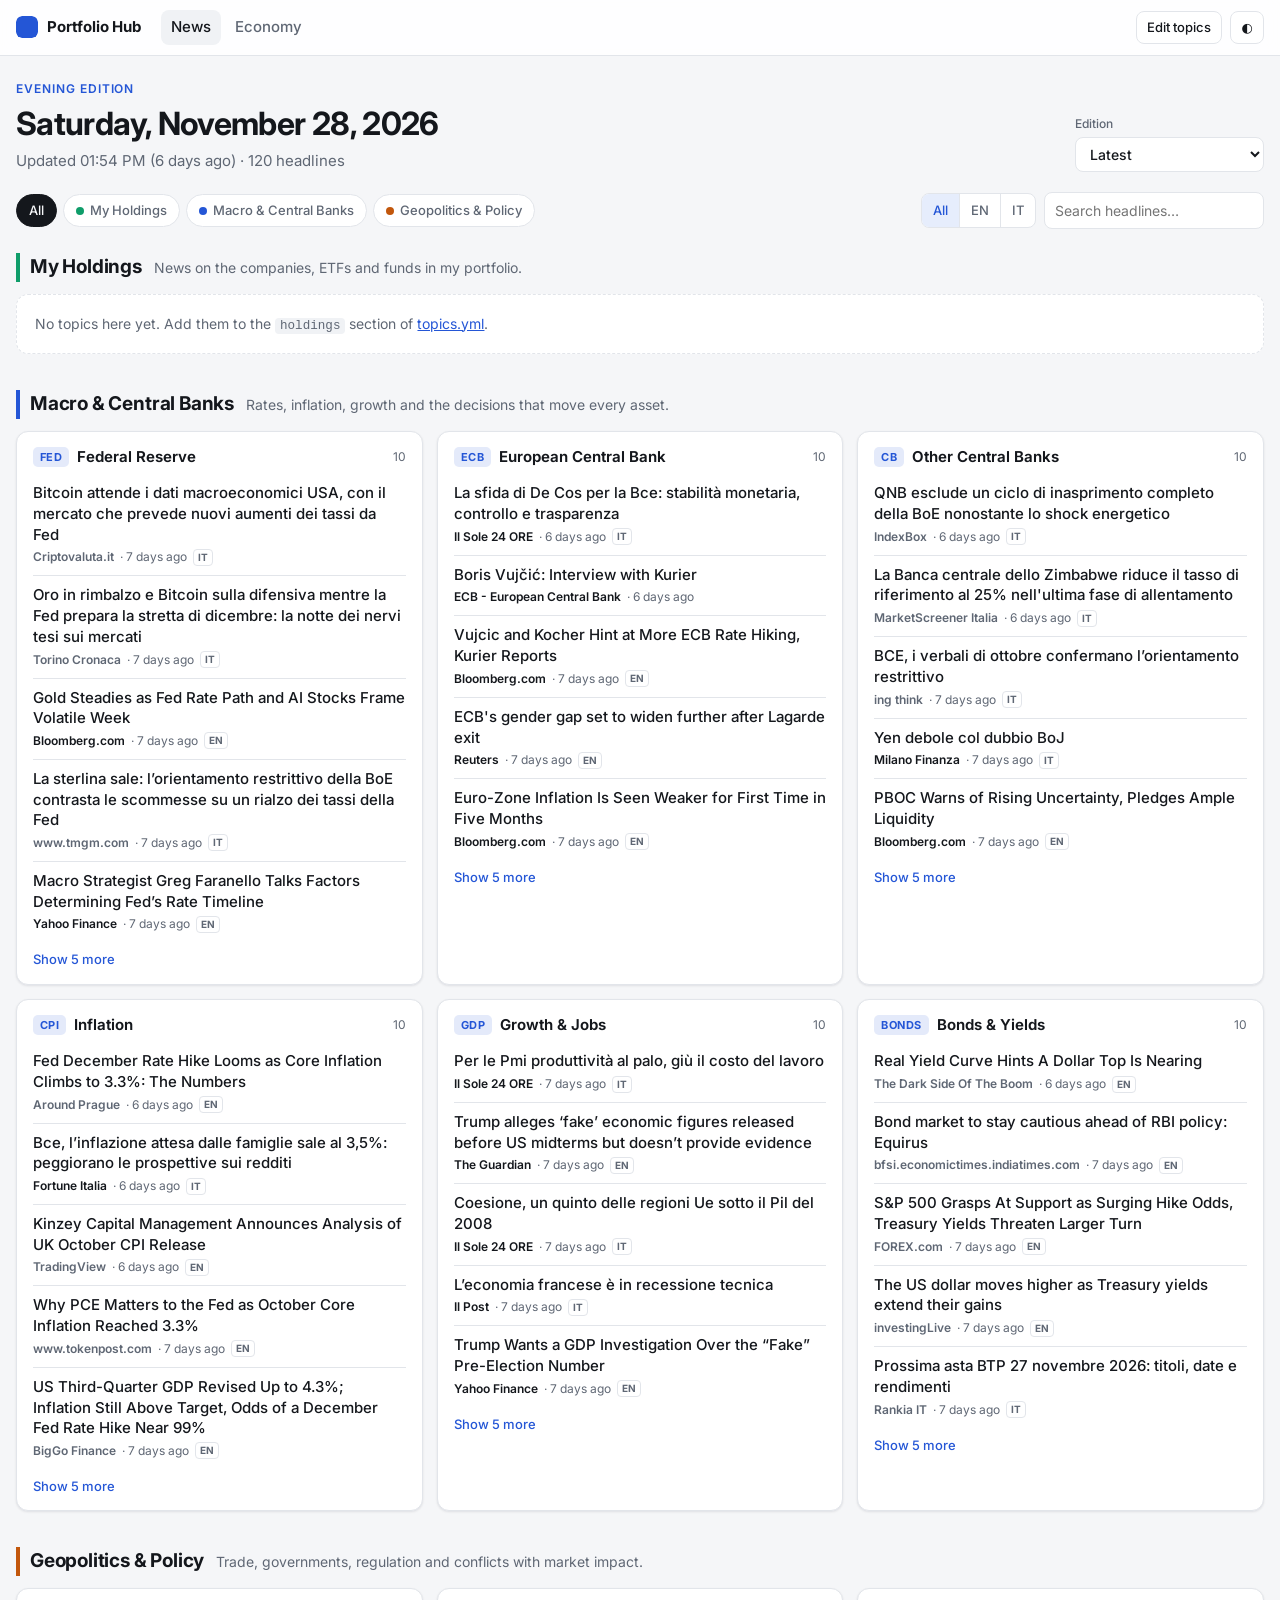
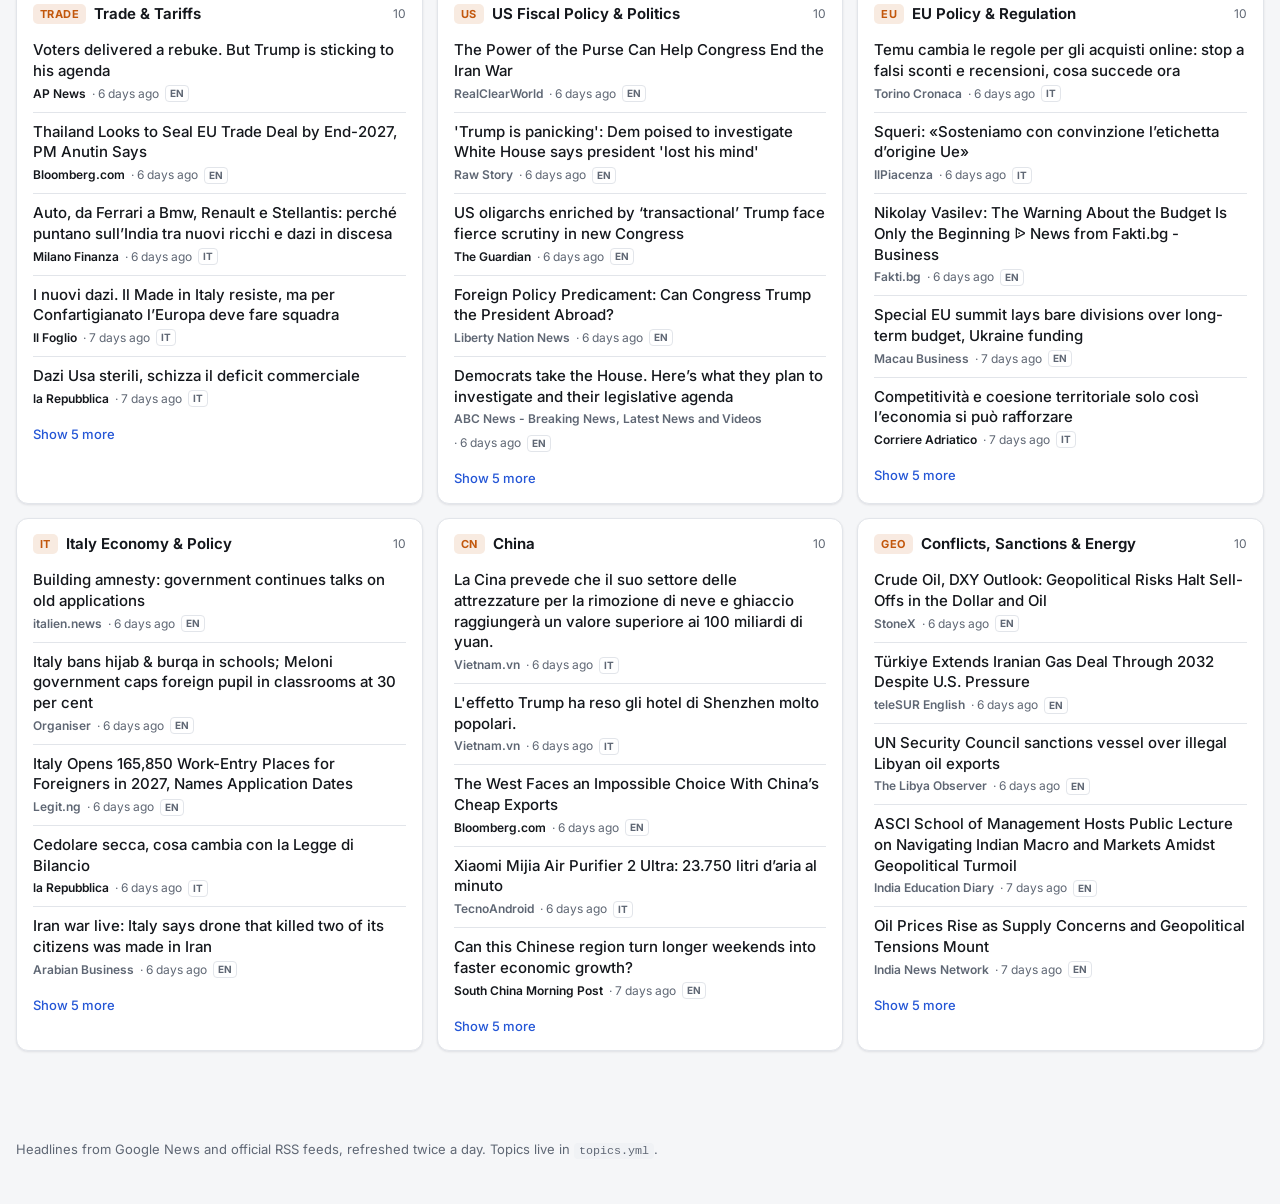
<file: index.html>
<!doctype html>
<html lang="en">
<head>
  <meta charset="utf-8">
  <meta name="viewport" content="width=device-width, initial-scale=1">
  <title>Portfolio Hub · News</title>
  <meta name="description" content="Personal daily briefing on markets, macro and geopolitics.">
  <link rel="icon" href="data:image/svg+xml,<svg xmlns='http://www.w3.org/2000/svg' viewBox='0 0 32 32'><rect width='32' height='32' rx='7' fill='%232456d6'/><path d='M7 22l6-7 5 4 7-9' stroke='white' stroke-width='3' fill='none' stroke-linecap='round' stroke-linejoin='round'/></svg>">
  <link rel="preconnect" href="https://fonts.googleapis.com">
  <link rel="preconnect" href="https://fonts.gstatic.com" crossorigin>
  <link href="https://fonts.googleapis.com/css2?family=Inter:wght@400;500;600;700&display=swap" rel="stylesheet">
  <link rel="stylesheet" href="assets/style.css">
</head>
<body data-page="news" data-root="./">
  <header class="topbar">
    <div class="topbar-inner">
      <a class="brand" href="./">
        <span class="brand-mark" aria-hidden="true"></span>
        Portfolio Hub
      </a>
      <nav id="site-nav" class="site-nav" aria-label="Sections"></nav>
      <div class="topbar-actions">
        <a id="edit-topics" class="ghost-btn" target="_blank" rel="noopener">Edit topics</a>
        <button id="theme-toggle" class="icon-btn" type="button" aria-label="Toggle dark mode">◐</button>
      </div>
    </div>
  </header>

  <main class="page">
    <section class="masthead">
      <div>
        <p class="eyebrow" id="edition-label">Loading…</p>
        <h1 id="edition-date">Today's briefing</h1>
        <p class="muted" id="edition-meta"></p>
      </div>
      <label class="edition-picker">
        <span>Edition</span>
        <select id="edition-select"></select>
      </label>
    </section>

    <section class="toolbar" aria-label="Filters">
      <div class="chips" id="section-chips" role="tablist"></div>
      <div class="toolbar-right">
        <div class="segmented" id="lang-filter" role="group" aria-label="Language">
          <button type="button" data-lang="all" aria-pressed="true">All</button>
          <button type="button" data-lang="en" aria-pressed="false">EN</button>
          <button type="button" data-lang="it" aria-pressed="false">IT</button>
        </div>
        <input id="search" type="search" placeholder="Search headlines…" autocomplete="off">
      </div>
    </section>

    <div id="content" aria-live="polite"></div>
  </main>

  <footer class="footer">
    <p>Headlines from Google News and official RSS feeds, refreshed twice a day. Topics live in <code>topics.yml</code>.</p>
  </footer>

  <script src="assets/site.js"></script>
  <script src="assets/app.js"></script>
</body>
</html>
</file>
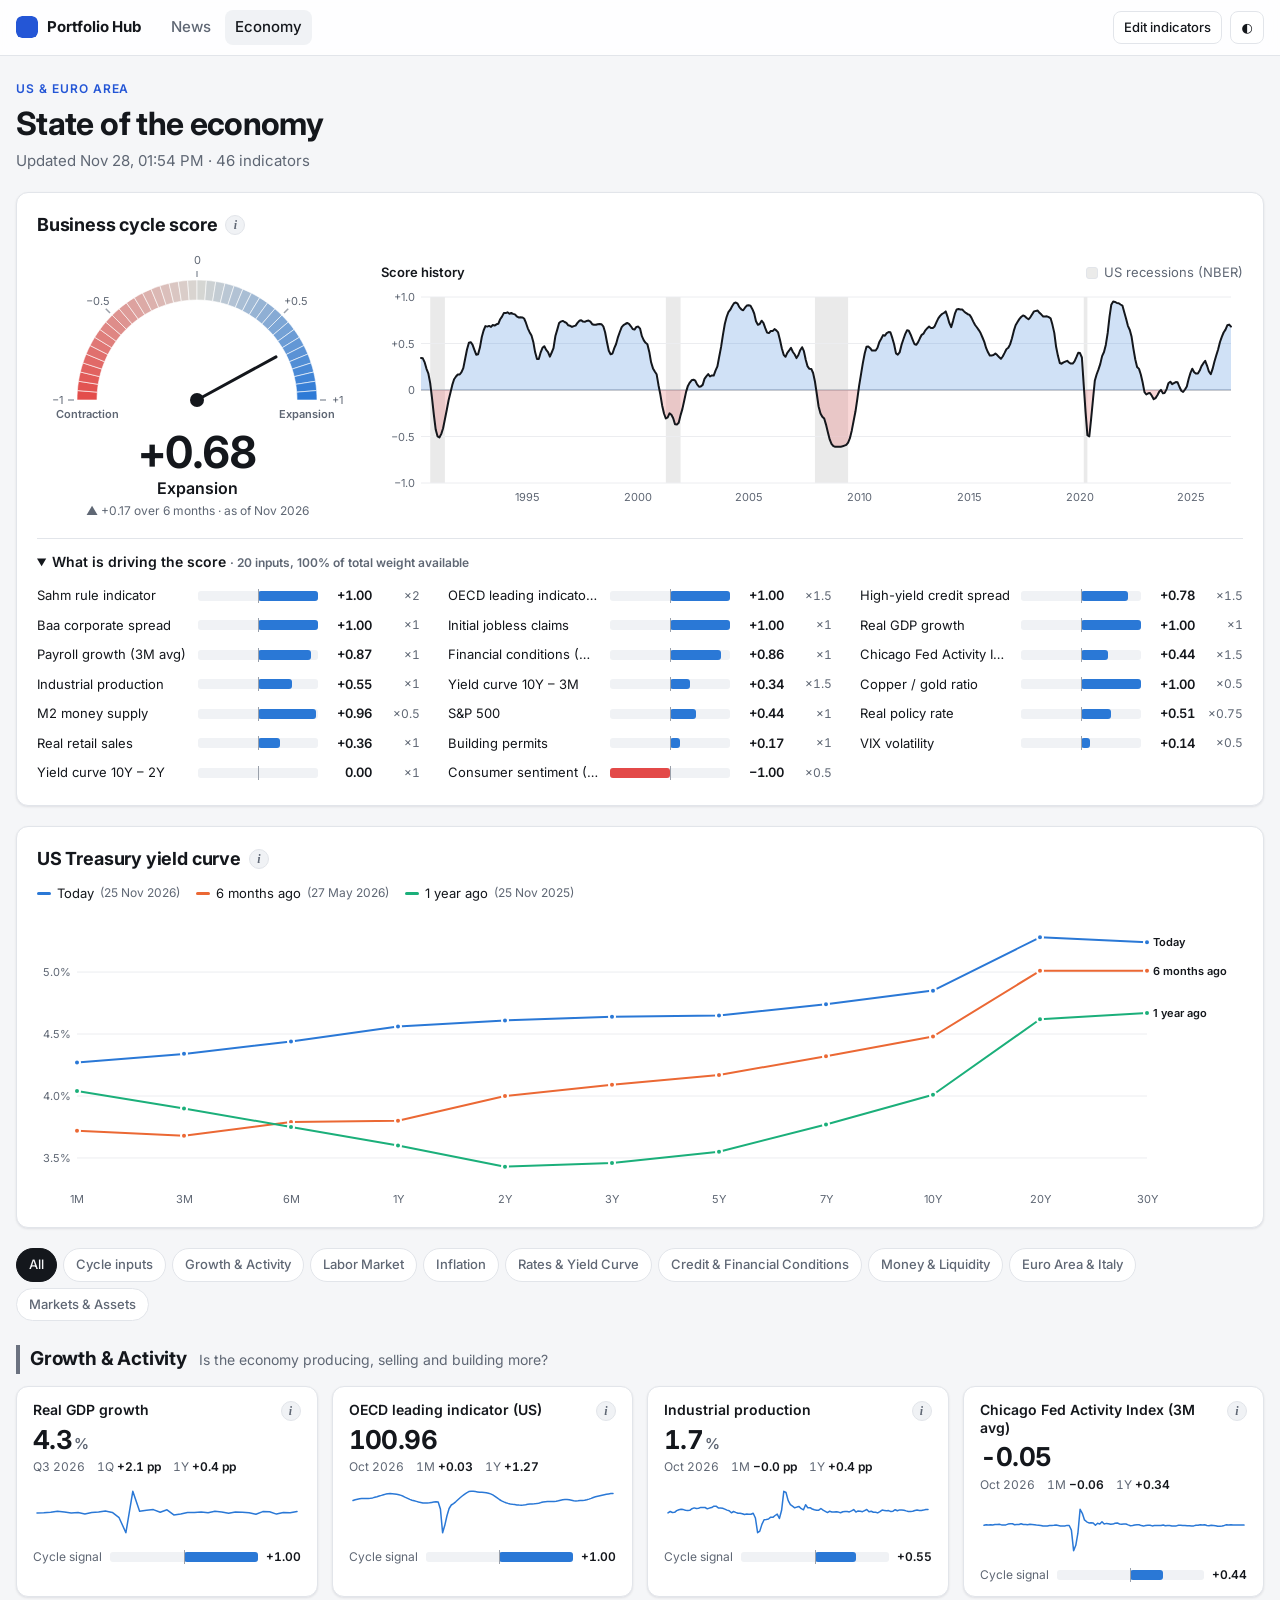
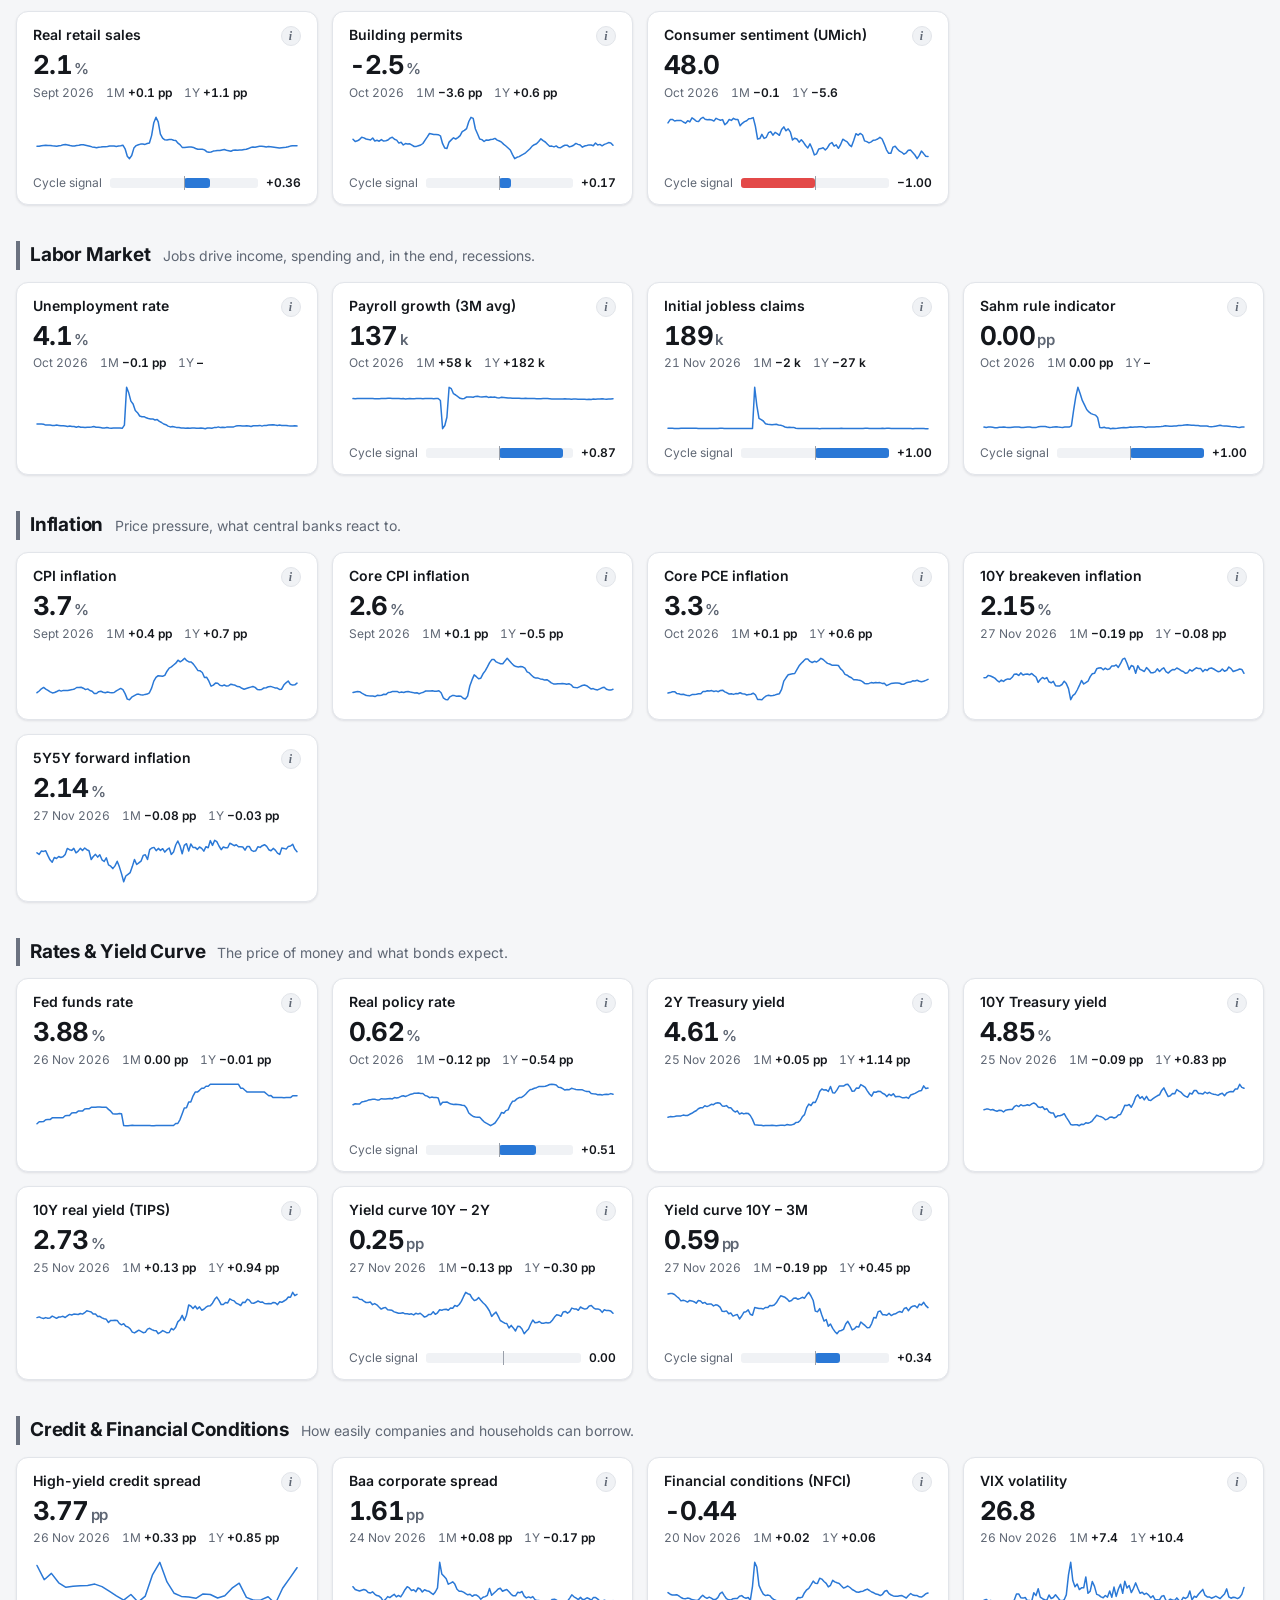
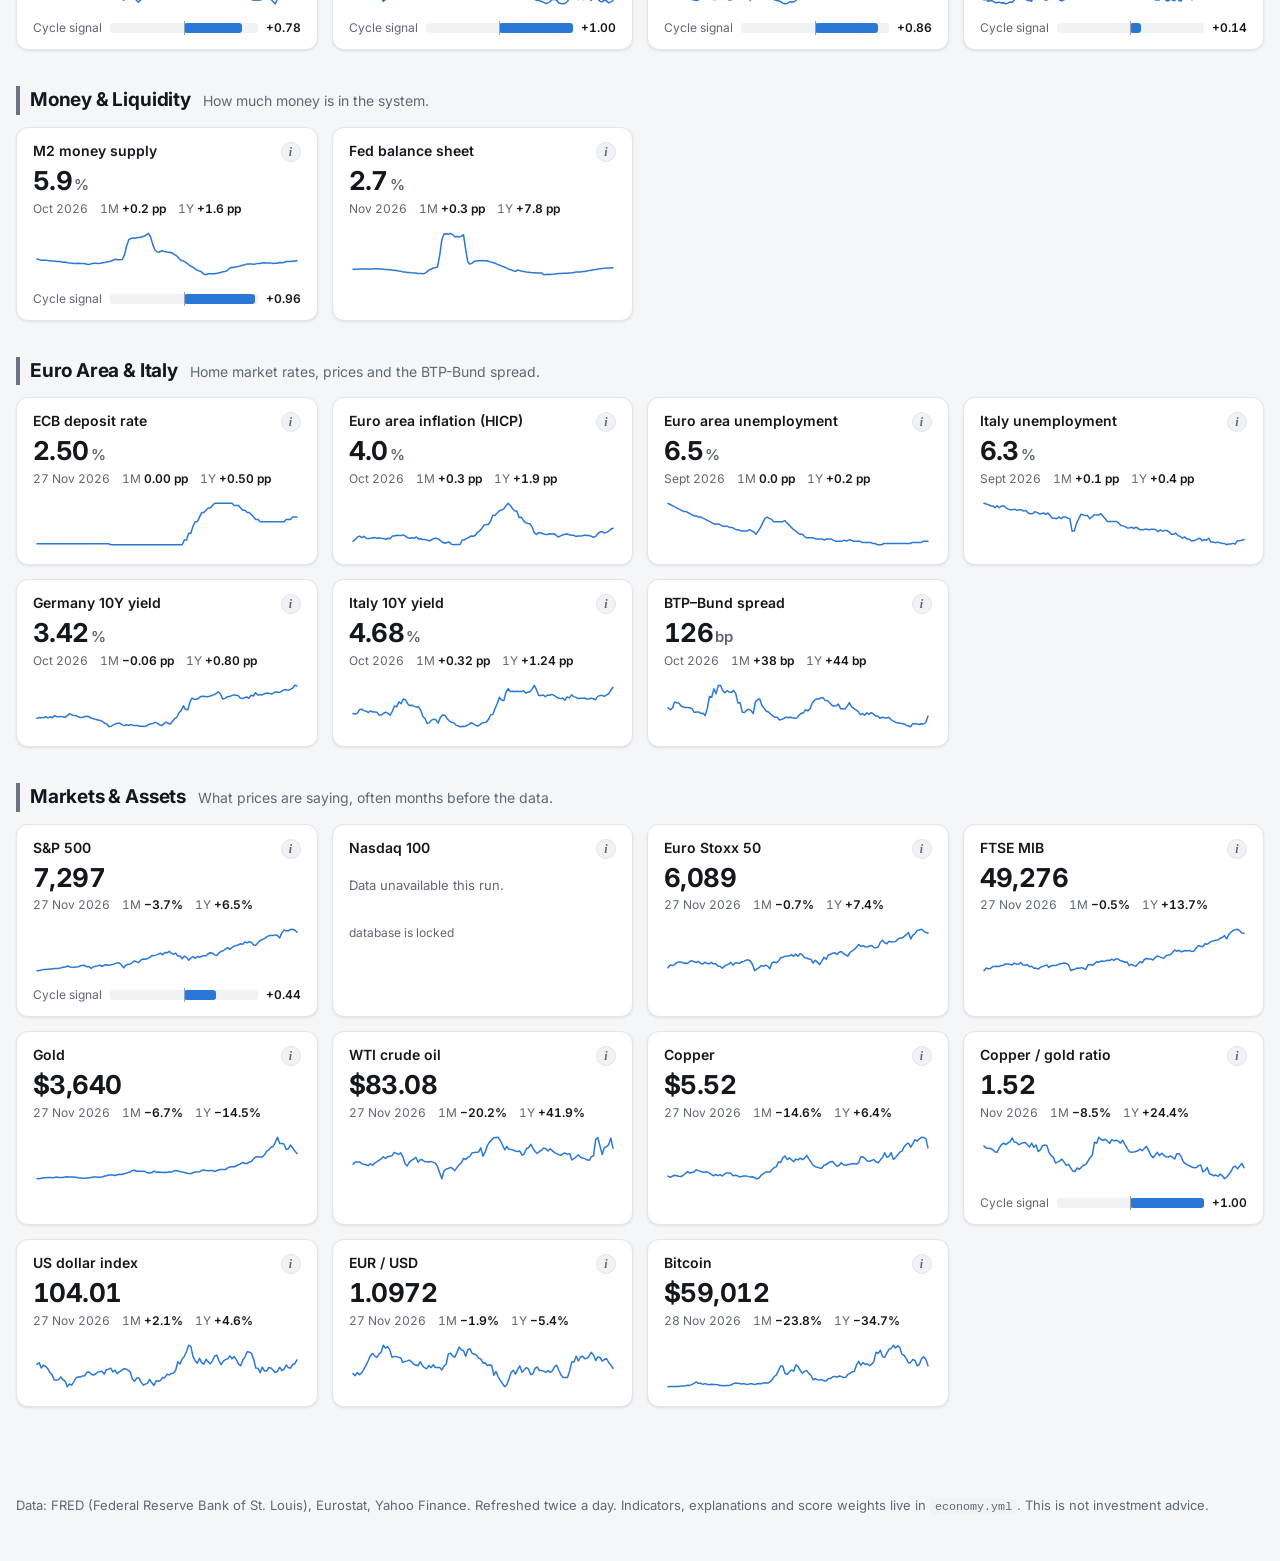
<file: tools/economy/index.html>
<!doctype html>
<html lang="en">
<head>
  <meta charset="utf-8">
  <meta name="viewport" content="width=device-width, initial-scale=1">
  <title>Portfolio Hub · Economy</title>
  <meta name="description" content="Macro dashboard: business-cycle score, yield curve and key economic indicators.">
  <link rel="icon" href="data:image/svg+xml,<svg xmlns='http://www.w3.org/2000/svg' viewBox='0 0 32 32'><rect width='32' height='32' rx='7' fill='%232456d6'/><path d='M7 22l6-7 5 4 7-9' stroke='white' stroke-width='3' fill='none' stroke-linecap='round' stroke-linejoin='round'/></svg>">
  <link rel="preconnect" href="https://fonts.googleapis.com">
  <link rel="preconnect" href="https://fonts.gstatic.com" crossorigin>
  <link href="https://fonts.googleapis.com/css2?family=Inter:wght@400;500;600;700&display=swap" rel="stylesheet">
  <link rel="stylesheet" href="../../assets/style.css">
  <link rel="stylesheet" href="economy.css">
</head>
<body data-page="economy" data-root="../../">
  <header class="topbar">
    <div class="topbar-inner">
      <a class="brand" href="../../">
        <span class="brand-mark" aria-hidden="true"></span>
        Portfolio Hub
      </a>
      <nav id="site-nav" class="site-nav" aria-label="Sections"></nav>
      <div class="topbar-actions">
        <a id="edit-config" class="ghost-btn" target="_blank" rel="noopener">Edit indicators</a>
        <button id="theme-toggle" class="icon-btn" type="button" aria-label="Toggle dark mode">◐</button>
      </div>
    </div>
  </header>

  <main class="page">
    <section class="masthead">
      <div>
        <p class="eyebrow">US &amp; Euro area</p>
        <h1>State of the economy</h1>
        <p class="muted" id="updated">Loading…</p>
      </div>
    </section>

    <!-- Cycle score -->
    <section class="panel cycle-panel" aria-labelledby="cycle-title">
      <div class="panel-head">
        <h2 id="cycle-title">Business cycle score</h2>
        <span class="info-slot" data-info="cycle"></span>
      </div>
      <div class="cycle-grid">
        <div class="cycle-hero">
          <div id="gauge" class="gauge"></div>
          <div class="hero-number">
            <span id="cycle-score" class="big">–</span>
            <span id="cycle-phase" class="phase"></span>
            <span id="cycle-momentum" class="muted small"></span>
          </div>
        </div>
        <div class="cycle-history">
          <div class="chart-title">
            <span>Score history</span>
            <span class="legend-inline"><span class="swatch swatch-rec"></span> US recessions (NBER)</span>
          </div>
          <div id="cycle-chart" class="chart" role="img" aria-label="Cycle score history since 1990"></div>
        </div>
      </div>
      <details class="components" open>
        <summary>What is driving the score <span class="muted small" id="coverage"></span></summary>
        <div id="components" class="comp-list"></div>
      </details>
    </section>

    <!-- Yield curve -->
    <section class="panel" aria-labelledby="yc-title">
      <div class="panel-head">
        <h2 id="yc-title">US Treasury yield curve</h2>
        <span class="info-slot" data-info="yield_curve"></span>
      </div>
      <div id="yc-legend" class="legend"></div>
      <div id="yc-chart" class="chart chart-tall" role="img" aria-label="US Treasury yield curve today, 6 months ago and 1 year ago"></div>
    </section>

    <!-- Indicators -->
    <section class="toolbar" aria-label="Filters">
      <div class="chips" id="cat-chips" role="tablist"></div>
    </section>
    <div id="indicators"></div>
  </main>

  <footer class="footer">
    <p>Data: FRED (Federal Reserve Bank of St. Louis), Eurostat, Yahoo Finance. Refreshed twice a day. Indicators, explanations and score weights live in <code>economy.yml</code>. This is not investment advice.</p>
  </footer>

  <div id="tooltip" class="tooltip" role="tooltip" hidden></div>
  <script src="../../assets/site.js"></script>
  <script src="economy.js"></script>
</body>
</html>
</file>
<file: assets/style.css>
:root {
  --bg: #f5f6f8;
  --surface: #ffffff;
  --surface-2: #f0f2f5;
  --text: #14171c;
  --muted: #5f6774;
  --border: #e2e5ea;
  --accent: #2456d6;
  --accent-soft: #e6edfc;
  --visited: #6b4fbf;
  --shadow: 0 1px 2px rgba(16, 24, 40, .04), 0 1px 3px rgba(16, 24, 40, .06);
  --s-holdings: #0f9d6a;
  --s-macro: #2456d6;
  --s-geopolitics: #c2570c;
  --s-default: #6b7280;
  --radius: 12px;
  color-scheme: light;
}

@media (prefers-color-scheme: dark) {
  :root:not([data-theme="light"]) {
    --bg: #0e1116;
    --surface: #161a21;
    --surface-2: #1d222b;
    --text: #e8eaee;
    --muted: #9aa3b2;
    --border: #2a303b;
    --accent: #7aa2ff;
    --accent-soft: #1c2a4a;
    --visited: #b39cff;
    --shadow: none;
    --s-holdings: #3ccf95;
    --s-macro: #7aa2ff;
    --s-geopolitics: #f59a52;
    color-scheme: dark;
  }
}
:root[data-theme="dark"] {
  --bg: #0e1116;
  --surface: #161a21;
  --surface-2: #1d222b;
  --text: #e8eaee;
  --muted: #9aa3b2;
  --border: #2a303b;
  --accent: #7aa2ff;
  --accent-soft: #1c2a4a;
  --visited: #b39cff;
  --shadow: none;
  --s-holdings: #3ccf95;
  --s-macro: #7aa2ff;
  --s-geopolitics: #f59a52;
  color-scheme: dark;
}

* { box-sizing: border-box; }
html { -webkit-text-size-adjust: 100%; }
body {
  margin: 0;
  background: var(--bg);
  color: var(--text);
  font: 15px/1.5 "Inter", system-ui, -apple-system, "Segoe UI", sans-serif;
}
a { color: inherit; }
code { font-size: .9em; background: var(--surface-2); padding: 1px 5px; border-radius: 4px; }
.muted { color: var(--muted); }

/* ---------- top bar ---------- */
.topbar {
  position: sticky; top: 0; z-index: 10;
  background: color-mix(in srgb, var(--surface) 88%, transparent);
  backdrop-filter: blur(10px);
  border-bottom: 1px solid var(--border);
}
.topbar-inner {
  max-width: 1280px; margin: 0 auto; padding: 10px 16px;
  display: flex; align-items: center; gap: 20px;
}
.brand { display: flex; align-items: center; gap: 9px; font-weight: 700; text-decoration: none; letter-spacing: -.01em; }
.brand-mark {
  width: 22px; height: 22px; border-radius: 6px; background: var(--accent);
  mask: url("data:image/svg+xml,<svg xmlns='http://www.w3.org/2000/svg' viewBox='0 0 32 32'><rect width='32' height='32' rx='7'/></svg>");
  position: relative;
}
.site-nav { display: flex; gap: 4px; flex: 1; }
.site-nav a {
  text-decoration: none; color: var(--muted); font-weight: 500;
  padding: 6px 10px; border-radius: 8px;
}
.site-nav a:hover { background: var(--surface-2); color: var(--text); }
.site-nav a[aria-current="page"] { color: var(--text); background: var(--surface-2); }
.topbar-actions { display: flex; gap: 8px; align-items: center; }
.ghost-btn, .icon-btn {
  border: 1px solid var(--border); background: var(--surface); color: var(--text);
  border-radius: 8px; padding: 6px 10px; font: inherit; font-size: 13px; font-weight: 500;
  text-decoration: none; cursor: pointer;
}
.icon-btn { width: 34px; padding: 6px 0; }
.ghost-btn:hover, .icon-btn:hover { background: var(--surface-2); }

/* ---------- page ---------- */
.page { max-width: 1280px; margin: 0 auto; padding: 24px 16px 40px; }
.masthead {
  display: flex; justify-content: space-between; align-items: flex-end; gap: 16px; flex-wrap: wrap;
  margin-bottom: 20px;
}
.eyebrow { margin: 0; font-size: 12px; font-weight: 600; text-transform: uppercase; letter-spacing: .08em; color: var(--accent); }
.masthead h1 { margin: 2px 0 2px; font-size: clamp(24px, 4vw, 32px); letter-spacing: -.02em; }
.masthead p { margin: 0; }
.edition-picker { display: flex; flex-direction: column; gap: 4px; font-size: 12px; color: var(--muted); font-weight: 500; }
select, input[type="search"] {
  font: inherit; font-size: 14px; color: var(--text);
  background: var(--surface); border: 1px solid var(--border); border-radius: 8px;
  padding: 7px 10px;
}
select:focus, input:focus, button:focus-visible, a:focus-visible { outline: 2px solid var(--accent); outline-offset: 1px; }

/* ---------- toolbar ---------- */
.toolbar {
  display: flex; justify-content: space-between; align-items: center; gap: 12px; flex-wrap: wrap;
  margin-bottom: 24px;
}
.chips { display: flex; gap: 6px; flex-wrap: wrap; }
.chip {
  border: 1px solid var(--border); background: var(--surface); color: var(--muted);
  border-radius: 999px; padding: 6px 12px; font: inherit; font-size: 13px; font-weight: 500; cursor: pointer;
  display: inline-flex; align-items: center; gap: 6px;
}
.chip .dot { width: 8px; height: 8px; border-radius: 50%; background: var(--sc, var(--s-default)); }
.chip[aria-selected="true"] { background: var(--text); color: var(--bg); border-color: var(--text); }
.chip[aria-selected="true"] .dot { background: var(--bg); }
.toolbar-right { display: flex; gap: 8px; align-items: center; flex-wrap: wrap; }
.segmented { display: inline-flex; border: 1px solid var(--border); border-radius: 8px; overflow: hidden; background: var(--surface); }
.segmented button {
  border: 0; background: transparent; color: var(--muted); font: inherit; font-size: 13px; font-weight: 500;
  padding: 7px 11px; cursor: pointer;
}
.segmented button + button { border-left: 1px solid var(--border); }
.segmented button[aria-pressed="true"] { background: var(--accent-soft); color: var(--accent); }
#search { width: 220px; }

/* ---------- sections & cards ---------- */
.section { margin-bottom: 36px; --sc: var(--s-default); }
.section[data-id="holdings"] { --sc: var(--s-holdings); }
.section[data-id="macro"] { --sc: var(--s-macro); }
.section[data-id="geopolitics"] { --sc: var(--s-geopolitics); }
.section-head { display: flex; align-items: baseline; gap: 12px; margin-bottom: 12px; flex-wrap: wrap; }
.section-head h2 {
  margin: 0; font-size: 19px; letter-spacing: -.01em;
  padding-left: 10px; border-left: 4px solid var(--sc);
}
.section-head p { margin: 0; color: var(--muted); font-size: 14px; }

.grid { display: grid; grid-template-columns: repeat(auto-fill, minmax(340px, 1fr)); gap: 14px; }
.card {
  background: var(--surface); border: 1px solid var(--border); border-radius: var(--radius);
  box-shadow: var(--shadow); padding: 14px 16px 10px; min-width: 0;
  display: flex; flex-direction: column;
}
.card-head { display: flex; align-items: center; gap: 8px; margin-bottom: 6px; }
.card-head h3 { margin: 0; font-size: 15px; font-weight: 650; flex: 1; min-width: 0; }
.tag {
  font-size: 11px; font-weight: 700; letter-spacing: .04em;
  color: var(--sc); background: color-mix(in srgb, var(--sc) 12%, transparent);
  padding: 2px 7px; border-radius: 5px;
}
.count { font-size: 12px; color: var(--muted); }

.articles { list-style: none; margin: 0; padding: 0; }
.article { padding: 9px 0; border-top: 1px solid var(--border); }
.article:first-child { border-top: 0; }
.article a.headline {
  text-decoration: none; font-weight: 500; line-height: 1.38;
  display: block; overflow-wrap: anywhere;
}
.article a.headline:hover { color: var(--accent); text-decoration: underline; text-underline-offset: 2px; }
.article a.headline:visited { color: var(--visited); }
.article .summary { margin: 3px 0 0; font-size: 13px; color: var(--muted); }
.meta { margin-top: 3px; font-size: 12px; color: var(--muted); display: flex; gap: 6px; flex-wrap: wrap; align-items: center; }
.meta .src { font-weight: 600; }
.meta .src.pref { color: var(--text); }
.lang {
  font-size: 10px; font-weight: 700; border: 1px solid var(--border); border-radius: 4px; padding: 0 4px;
  text-transform: uppercase;
}
.more {
  margin-top: 4px; align-self: flex-start;
  border: 0; background: none; color: var(--accent); font: inherit; font-size: 13px; font-weight: 500;
  padding: 4px 0; cursor: pointer;
}
.more:hover { text-decoration: underline; }

.empty {
  background: var(--surface); border: 1px dashed var(--border); border-radius: var(--radius);
  padding: 18px; color: var(--muted); font-size: 14px;
}
.empty a { color: var(--accent); }
.card .none { color: var(--muted); font-size: 13px; padding: 8px 0; margin: 0; }

.footer { max-width: 1280px; margin: 0 auto; padding: 0 16px 32px; color: var(--muted); font-size: 13px; }

/* ---------- small screens ---------- */
@media (max-width: 720px) {
  .topbar-inner { gap: 10px; }
  .site-nav { overflow-x: auto; }
  #edit-topics { display: none; }
  .grid { grid-template-columns: 1fr; }
  .toolbar-right { width: 100%; }
  #search { flex: 1; width: auto; min-width: 0; }
  .masthead { align-items: stretch; }
  .edition-picker { width: 100%; }
}
</file>
<file: tools/economy/economy.css>
/* Economy dashboard: chart tokens + layout. Base tokens come from assets/style.css. */
:root {
  --bull: #2a78d6;          /* diverging pole: expansion */
  --bear: #e34948;          /* diverging pole: contraction */
  --mid: #d9d8d3;           /* diverging neutral midpoint */
  --series-1: #2a78d6;      /* yield curve: today */
  --series-2: #eb6834;      /* 6 months ago */
  --series-3: #1baf7a;      /* 1 year ago */
  --spark: #2a78d6;
  --rec-band: rgba(110, 110, 105, .14);
  --grid: #ecedf0;
  --axis: #9aa0aa;
}
@media (prefers-color-scheme: dark) {
  :root:not([data-theme="light"]) {
    --bull: #3987e5;
    --bear: #e66767;
    --mid: #383835;
    --series-1: #3987e5;
    --series-2: #d95926;
    --series-3: #199e70;
    --spark: #6da7ec;
    --rec-band: rgba(200, 200, 190, .10);
    --grid: #232832;
    --axis: #6b7383;
  }
}
:root[data-theme="dark"] {
  --bull: #3987e5;
  --bear: #e66767;
  --mid: #383835;
  --series-1: #3987e5;
  --series-2: #d95926;
  --series-3: #199e70;
  --spark: #6da7ec;
  --rec-band: rgba(200, 200, 190, .10);
  --grid: #232832;
  --axis: #6b7383;
}

.small { font-size: 12px; }

/* ---------- panels ---------- */
.panel {
  background: var(--surface); border: 1px solid var(--border); border-radius: var(--radius);
  box-shadow: var(--shadow); padding: 18px 20px; margin-bottom: 20px;
}
.panel-head { display: flex; align-items: center; gap: 8px; margin-bottom: 12px; }
.panel-head h2 { margin: 0; font-size: 18px; letter-spacing: -.01em; }

.cycle-grid { display: grid; grid-template-columns: minmax(260px, 320px) 1fr; gap: 24px; align-items: center; }
.cycle-hero { display: flex; flex-direction: column; align-items: center; gap: 4px; }
.gauge { width: 100%; max-width: 300px; }
.gauge svg { display: block; width: 100%; height: auto; }
.hero-number { display: flex; flex-direction: column; align-items: center; gap: 2px; margin-top: -6px; }
.big { font-size: 44px; font-weight: 700; letter-spacing: -.03em; line-height: 1; font-variant-numeric: tabular-nums; }
.phase { font-size: 16px; font-weight: 600; }
.chart-title { display: flex; justify-content: space-between; gap: 12px; font-size: 13px; font-weight: 600; margin-bottom: 4px; flex-wrap: wrap; }
.legend-inline { font-weight: 400; color: var(--muted); display: inline-flex; align-items: center; gap: 6px; }
.swatch { display: inline-block; width: 12px; height: 12px; border-radius: 3px; }
.swatch-rec { background: var(--rec-band); border: 1px solid var(--border); }

.chart { position: relative; width: 100%; height: 220px; }
.chart-tall { height: 300px; }
.chart svg { display: block; overflow: visible; }
.chart text { font: 11px "Inter", system-ui, sans-serif; fill: var(--muted); }
.chart .grid line { stroke: var(--grid); }
.chart .zero { stroke: var(--axis); stroke-width: 1; }
.chart .crosshair { stroke: var(--axis); stroke-width: 1; stroke-dasharray: 3 3; }
.chart .hit { fill: transparent; cursor: crosshair; }
.chart .dot { stroke: var(--surface); stroke-width: 2; }

/* ---------- components ---------- */
.components { margin-top: 18px; border-top: 1px solid var(--border); padding-top: 12px; }
.components summary { cursor: pointer; font-weight: 600; font-size: 14px; }
.comp-list { display: grid; grid-template-columns: repeat(auto-fill, minmax(380px, 1fr)); gap: 2px 28px; margin-top: 10px; }
.comp-row {
  display: grid; grid-template-columns: minmax(0, 1fr) 120px 44px 38px; gap: 10px; align-items: center;
  font-size: 13px; padding: 4px 0; text-decoration: none;
}
.comp-row:hover .comp-name { color: var(--accent); }
.comp-name { white-space: nowrap; overflow: hidden; text-overflow: ellipsis; }
.comp-val { text-align: right; font-variant-numeric: tabular-nums; font-weight: 600; }
.comp-w { text-align: right; color: var(--muted); font-size: 12px; font-variant-numeric: tabular-nums; }

.divbar { position: relative; height: 10px; background: var(--surface-2); border-radius: 3px; }
.divbar::after { content: ""; position: absolute; left: 50%; top: -2px; bottom: -2px; width: 1px; background: var(--axis); }
.divbar .fill { position: absolute; top: 0; bottom: 0; border-radius: 3px; }
.divbar .fill.pos { left: 50%; background: var(--bull); }
.divbar .fill.neg { right: 50%; background: var(--bear); }

/* ---------- legend ---------- */
.legend { display: flex; gap: 16px; flex-wrap: wrap; font-size: 13px; margin-bottom: 6px; }
.legend span { display: inline-flex; align-items: center; gap: 6px; }
.legend i { width: 14px; height: 3px; border-radius: 2px; display: inline-block; }

/* ---------- indicator cards ---------- */
.ind-grid { display: grid; grid-template-columns: repeat(auto-fill, minmax(270px, 1fr)); gap: 14px; }
.ind {
  background: var(--surface); border: 1px solid var(--border); border-radius: var(--radius);
  box-shadow: var(--shadow); padding: 14px 16px 12px; min-width: 0; position: relative;
  display: flex; flex-direction: column; gap: 4px; scroll-margin-top: 80px;
}
.ind:target { outline: 2px solid var(--accent); }
.ind-head { display: flex; align-items: flex-start; gap: 6px; }
.ind-head h3 { margin: 0; font-size: 14px; font-weight: 600; flex: 1; min-width: 0; line-height: 1.35; }
.ind-value { font-size: 26px; font-weight: 700; letter-spacing: -.02em; font-variant-numeric: tabular-nums; line-height: 1.15; }
.ind-value .u { font-size: 15px; font-weight: 600; color: var(--muted); margin-left: 2px; }
.ind-meta { display: flex; gap: 12px; font-size: 12px; color: var(--muted); flex-wrap: wrap; font-variant-numeric: tabular-nums; }
.ind-meta b { color: var(--text); font-weight: 600; }
.spark { height: 56px; margin-top: 4px; }
.ind-signal { display: grid; grid-template-columns: auto 1fr auto; gap: 8px; align-items: center; font-size: 12px; color: var(--muted); margin-top: 4px; }
.ind-signal .comp-val { font-size: 12px; color: var(--text); }
.ind-error { color: var(--muted); font-size: 13px; }
.stale { font-size: 11px; color: var(--muted); border: 1px solid var(--border); border-radius: 4px; padding: 0 4px; }

/* ---------- info popover ---------- */
.info-btn {
  width: 20px; height: 20px; border-radius: 50%; flex: none;
  border: 1px solid var(--border); background: var(--surface-2); color: var(--muted);
  font: italic 600 12px/1 Georgia, "Times New Roman", serif; cursor: pointer; padding: 0;
  display: inline-flex; align-items: center; justify-content: center;
}
.info-btn:hover, .info-btn[aria-expanded="true"] { color: var(--accent); border-color: var(--accent); }
.popover {
  position: absolute; z-index: 30; width: min(360px, calc(100vw - 32px));
  background: var(--surface); color: var(--text); border: 1px solid var(--border); border-radius: 10px;
  box-shadow: 0 10px 30px rgba(16, 24, 40, .18); padding: 12px 14px; font-size: 13px; line-height: 1.5;
}
.popover p { margin: 0 0 8px; }
.popover p:last-child { margin-bottom: 0; }
.popover .pop-title { font-weight: 700; margin-bottom: 6px; }
.popover .pop-foot { border-top: 1px solid var(--border); margin-top: 8px; padding-top: 8px; color: var(--muted); font-size: 12px; }
.popover a { color: var(--accent); }

/* ---------- tooltip ---------- */
.tooltip {
  position: fixed; z-index: 40; pointer-events: none;
  background: var(--surface); border: 1px solid var(--border); border-radius: 8px;
  box-shadow: 0 6px 20px rgba(16, 24, 40, .16); padding: 7px 10px; font-size: 12px; line-height: 1.45;
  font-variant-numeric: tabular-nums; max-width: 260px;
}
.tooltip .tt-date { color: var(--muted); margin-bottom: 2px; }
.tooltip .tt-row { display: flex; align-items: center; gap: 6px; }
.tooltip .tt-row i { width: 10px; height: 3px; border-radius: 2px; display: inline-block; }
.tooltip b { font-weight: 600; }

@media (max-width: 760px) {
  .cycle-grid { grid-template-columns: 1fr; }
  .comp-list { grid-template-columns: 1fr; }
  .comp-row { grid-template-columns: minmax(0, 1fr) 90px 40px 34px; }
  .ind-grid { grid-template-columns: 1fr; }
  .chart-tall { height: 240px; }
  .panel { padding: 16px; }
  #edit-config { display: none; }
}
</file>
